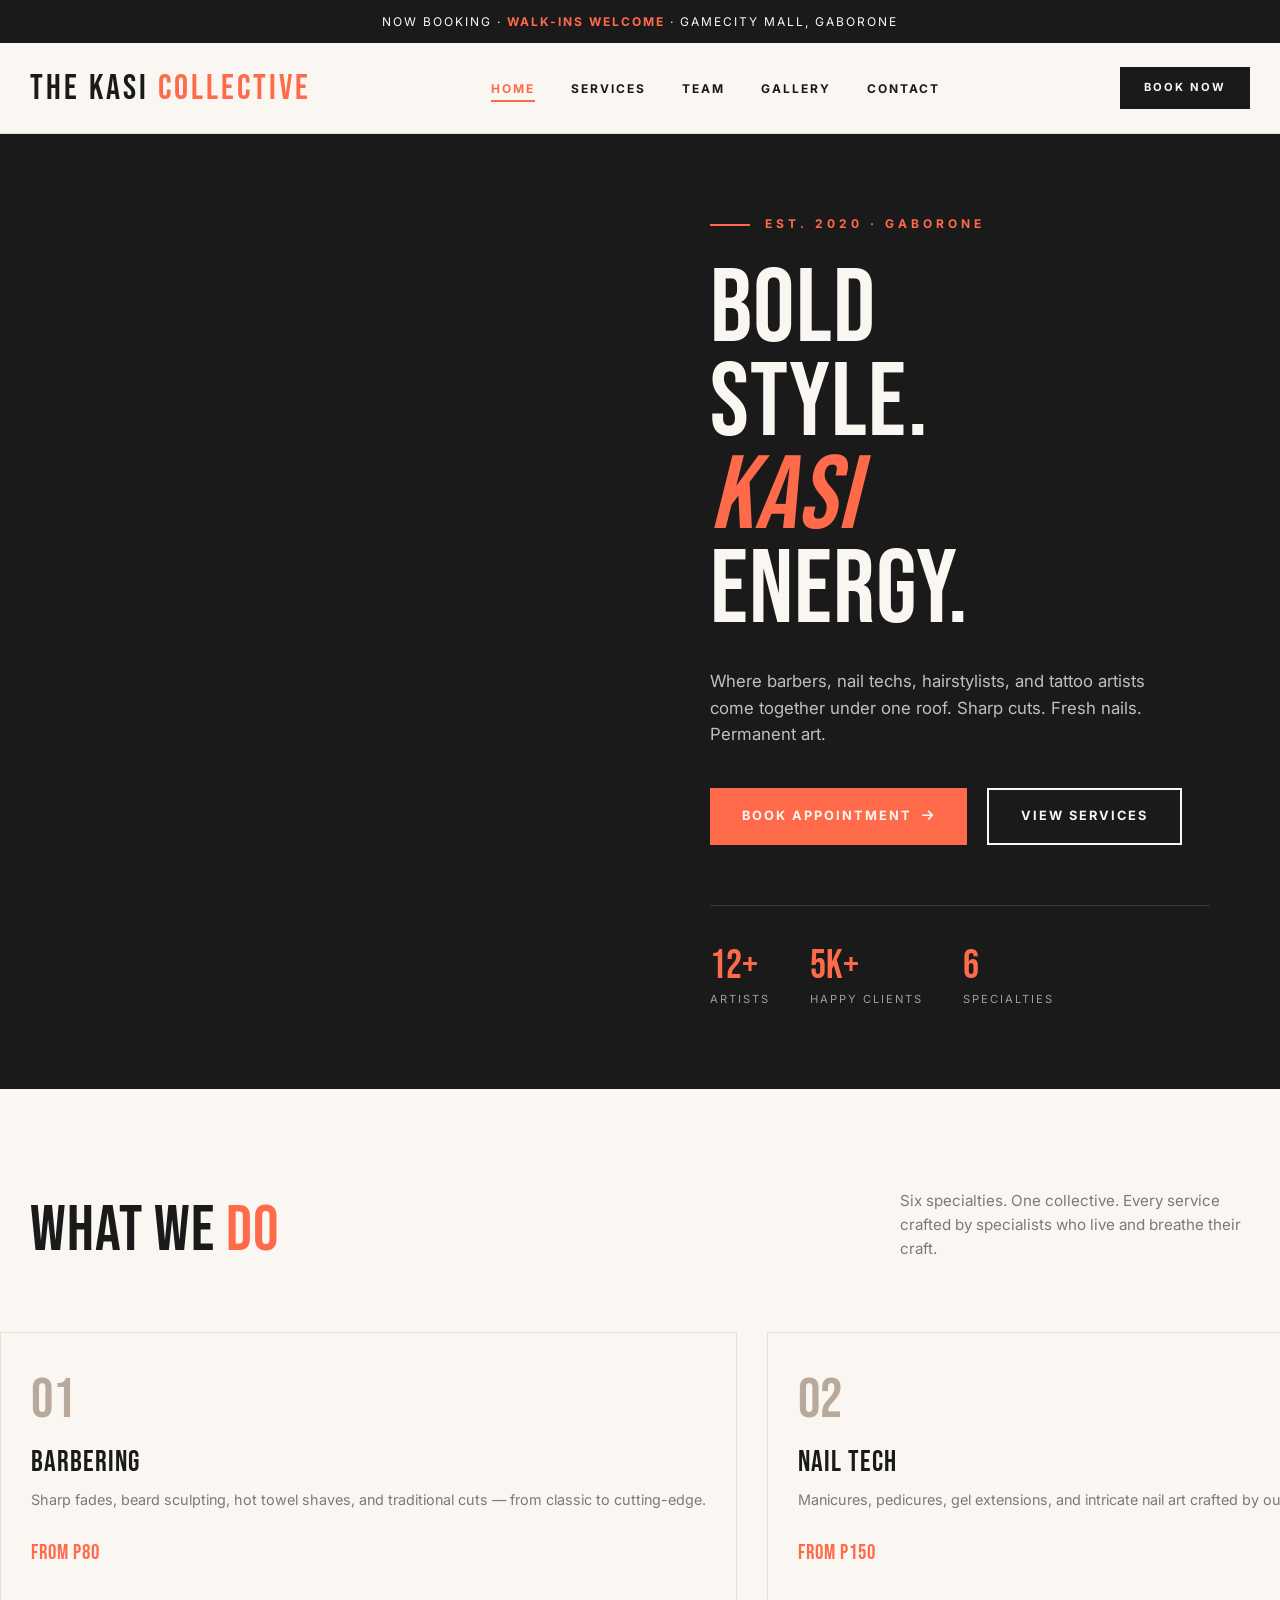
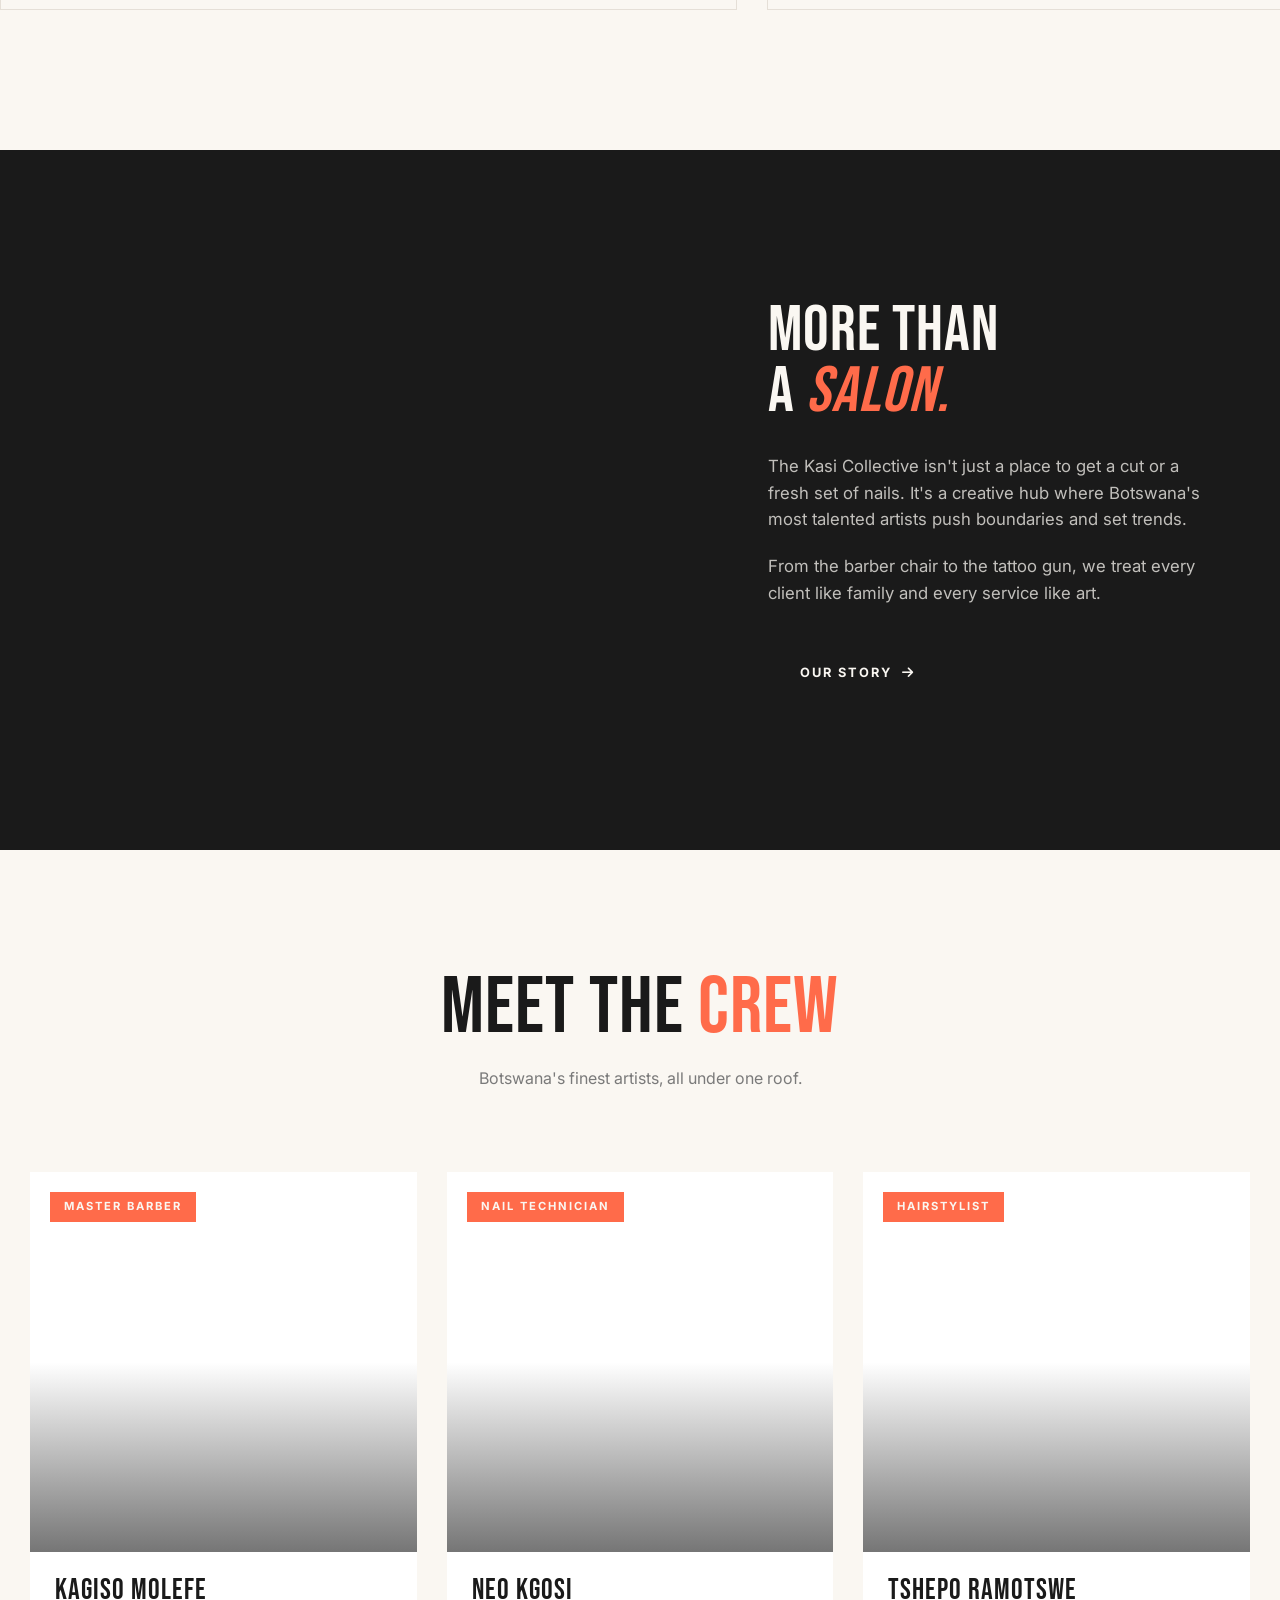
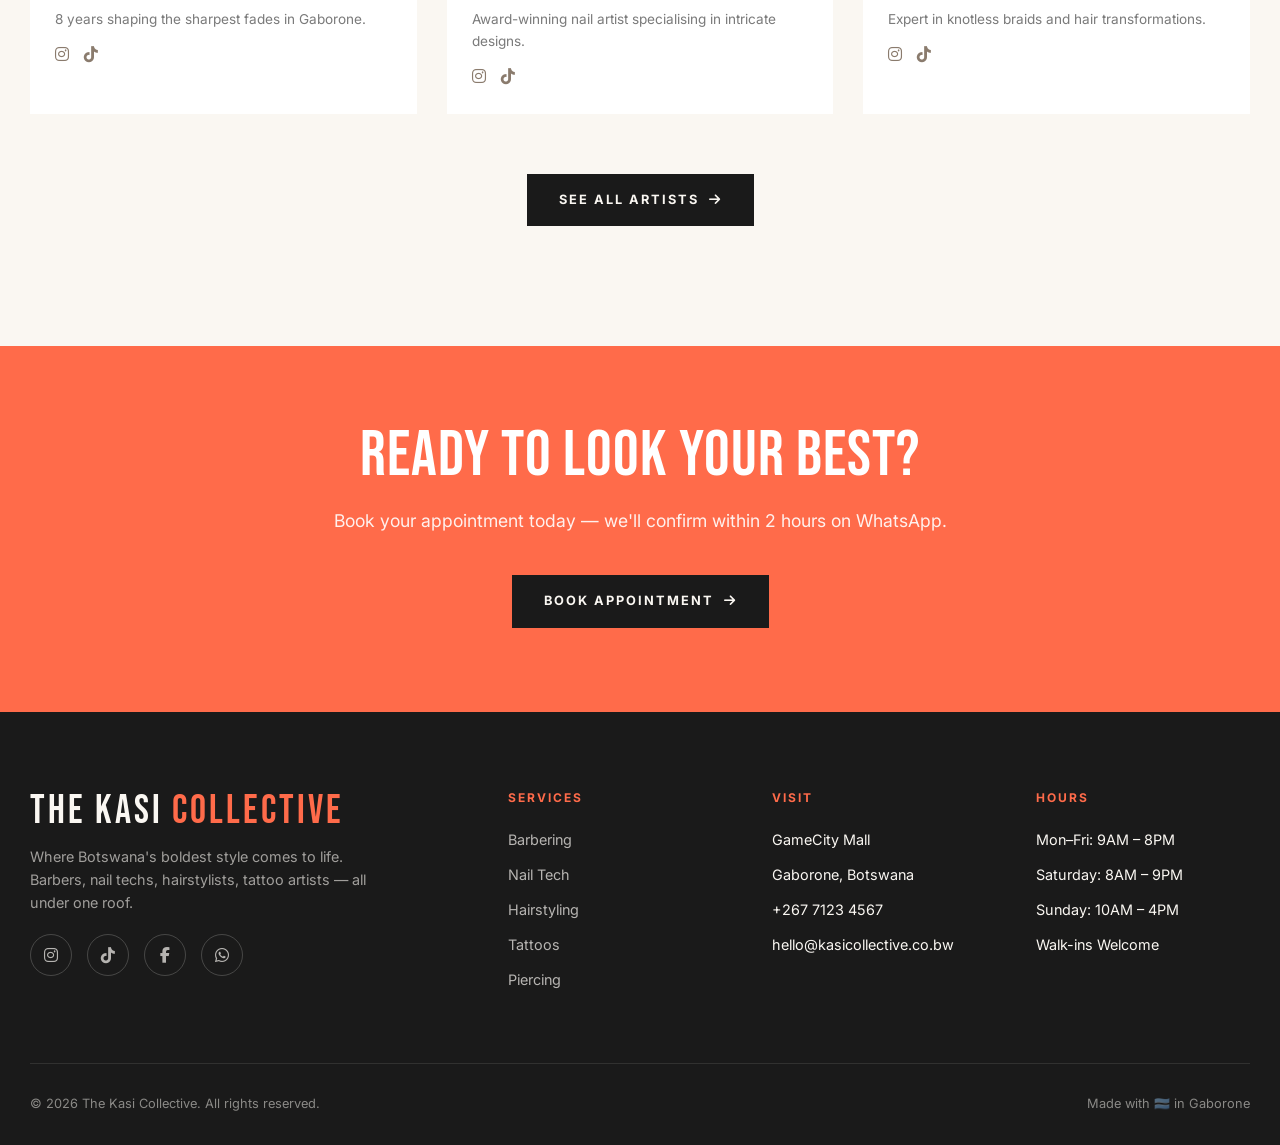
<file: index.html>
<!DOCTYPE html>
<html lang="en">
<head>
    <meta charset="UTF-8">
    <meta name="viewport" content="width=device-width, initial-scale=1.0">
    <title>The Kasi Collective | Salon · Barbershop · Tattoos</title>
    <link rel="stylesheet" href="https://cdnjs.cloudflare.com/ajax/libs/font-awesome/6.4.0/css/all.min.css">
    <link href="https://fonts.googleapis.com/css2?family=Bebas+Neue&family=Inter:wght@300;400;500;700;900&display=swap" rel="stylesheet">
    <link rel="stylesheet" href="style.css">
</head>
<body>
    <div class="top-strip">NOW BOOKING · <span>Walk-ins Welcome</span> · GameCity Mall, Gaborone</div>

    <header>
        <div class="container nav-container">
            <a href="index.html" class="logo">THE KASI <span>COLLECTIVE</span></a>
            <nav>
                <ul>
                    <li><a href="index.html" class="active">Home</a></li>
                    <li><a href="services.html">Services</a></li>
                    <li><a href="team.html">Team</a></li>
                    <li><a href="gallery.html">Gallery</a></li>
                    <li><a href="contact.html">Contact</a></li>
                </ul>
            </nav>
            <a href="booking.html" class="nav-cta">Book Now</a>
        </div>
    </header>

    <main>
        <!-- ============================================
             SPLIT-SCREEN HERO
        ============================================ -->
        <section class="split-hero">
            <div class="split-hero-image" style="background-image: url('https://images.unsplash.com/photo-1521590832167-7bcbfaa6381f?ixlib=rb-4.0.3&auto=format&fit=crop&w=1200&q=80');"></div>
            <div class="split-hero-content">
                <div class="hero-eyebrow">Est. 2020 · Gaborone</div>
                <h1>BOLD<br>STYLE.<br><span class="accent">Kasi</span><br>ENERGY.</h1>
                <p>Where barbers, nail techs, hairstylists, and tattoo artists come together under one roof. Sharp cuts. Fresh nails. Permanent art.</p>
                <div class="hero-actions">
                    <a href="booking.html" class="btn">Book Appointment <i class="fas fa-arrow-right"></i></a>
                    <a href="services.html" class="btn btn-outline" style="color: var(--off-white); border-color: var(--off-white);">View Services</a>
                </div>
                <div class="hero-stats">
                    <div>
                        <div class="hero-stat-num">12+</div>
                        <div class="hero-stat-label">Artists</div>
                    </div>
                    <div>
                        <div class="hero-stat-num">5K+</div>
                        <div class="hero-stat-label">Happy Clients</div>
                    </div>
                    <div>
                        <div class="hero-stat-num">6</div>
                        <div class="hero-stat-label">Specialties</div>
                    </div>
                </div>
            </div>
        </section>

        <!-- ============================================
             HORIZONTAL SERVICES STRIP
        ============================================ -->
        <section class="services-strip">
            <div class="strip-header">
                <h2>WHAT WE <span class="accent">DO</span></h2>
                <p>Six specialties. One collective. Every service crafted by specialists who live and breathe their craft.</p>
            </div>
            <div class="services-scroll" id="services-scroll"></div>
        </section>

        <!-- ============================================
             EDITORIAL SPLIT
        ============================================ -->
        <section class="editorial-split">
            <div class="editorial-img" style="background-image: url('https://images.unsplash.com/photo-1585747860715-2ba37e788b70?ixlib=rb-4.0.3&auto=format&fit=crop&w=1200&q=80');"></div>
            <div class="editorial-content">
                <h2>More Than<br>A <span class="accent">Salon.</span></h2>
                <p>The Kasi Collective isn't just a place to get a cut or a fresh set of nails. It's a creative hub where Botswana's most talented artists push boundaries and set trends.</p>
                <p>From the barber chair to the tattoo gun, we treat every client like family and every service like art.</p>
                <a href="about.html" class="btn btn-dark" style="margin-top: 20px;">Our Story <i class="fas fa-arrow-right"></i></a>
            </div>
        </section>

        <!-- ============================================
             FEATURED TEAM
        ============================================ -->
        <section class="team-section">
            <div class="container">
                <div class="team-header">
                    <h2>MEET THE <span class="accent">CREW</span></h2>
                    <p>Botswana's finest artists, all under one roof.</p>
                </div>
                <div class="team-grid" id="featured-team"></div>
                <div style="text-align: center; margin-top: 60px;">
                    <a href="team.html" class="btn btn-dark">See All Artists <i class="fas fa-arrow-right"></i></a>
                </div>
            </div>
        </section>

        <!-- ============================================
             CALL TO ACTION BANNER
        ============================================ -->
        <section style="background-color: var(--coral); padding: 80px 30px; text-align: center; color: white;">
            <div class="container">
                <h2 style="font-size: 4rem; color: white; margin-bottom: 20px;">Ready to look your best?</h2>
                <p style="font-size: 1.1rem; margin-bottom: 40px; opacity: 0.9;">Book your appointment today — we'll confirm within 2 hours on WhatsApp.</p>
                <a href="booking.html" class="btn btn-dark">Book Appointment <i class="fas fa-arrow-right"></i></a>
            </div>
        </section>
    </main>

    <footer>
        <div class="container">
            <div class="footer-top">
                <div class="footer-brand">
                    <h3>THE KASI <span>COLLECTIVE</span></h3>
                    <p>Where Botswana's boldest style comes to life. Barbers, nail techs, hairstylists, tattoo artists — all under one roof.</p>
                    <div class="footer-socials">
                        <a href="#"><i class="fab fa-instagram"></i></a>
                        <a href="#"><i class="fab fa-tiktok"></i></a>
                        <a href="#"><i class="fab fa-facebook-f"></i></a>
                        <a href="#"><i class="fab fa-whatsapp"></i></a>
                    </div>
                </div>
                <div class="footer-col">
                    <h4>Services</h4>
                    <ul>
                        <li><a href="services.html">Barbering</a></li>
                        <li><a href="services.html">Nail Tech</a></li>
                        <li><a href="services.html">Hairstyling</a></li>
                        <li><a href="services.html">Tattoos</a></li>
                        <li><a href="services.html">Piercing</a></li>
                    </ul>
                </div>
                <div class="footer-col">
                    <h4>Visit</h4>
                    <ul>
                        <li>GameCity Mall</li>
                        <li>Gaborone, Botswana</li>
                        <li>+267 7123 4567</li>
                        <li>hello@kasicollective.co.bw</li>
                    </ul>
                </div>
                <div class="footer-col">
                    <h4>Hours</h4>
                    <ul>
                        <li>Mon–Fri: 9AM – 8PM</li>
                        <li>Saturday: 8AM – 9PM</li>
                        <li>Sunday: 10AM – 4PM</li>
                        <li>Walk-ins Welcome</li>
                    </ul>
                </div>
            </div>
            <div class="footer-bottom">
                <span>&copy; 2026 The Kasi Collective. All rights reserved.</span>
                <span>Made with 🇧🇼 in Gaborone</span>
            </div>
        </div>
    </footer>

    <script src="main.js"></script>
</body>
</html>
</file>
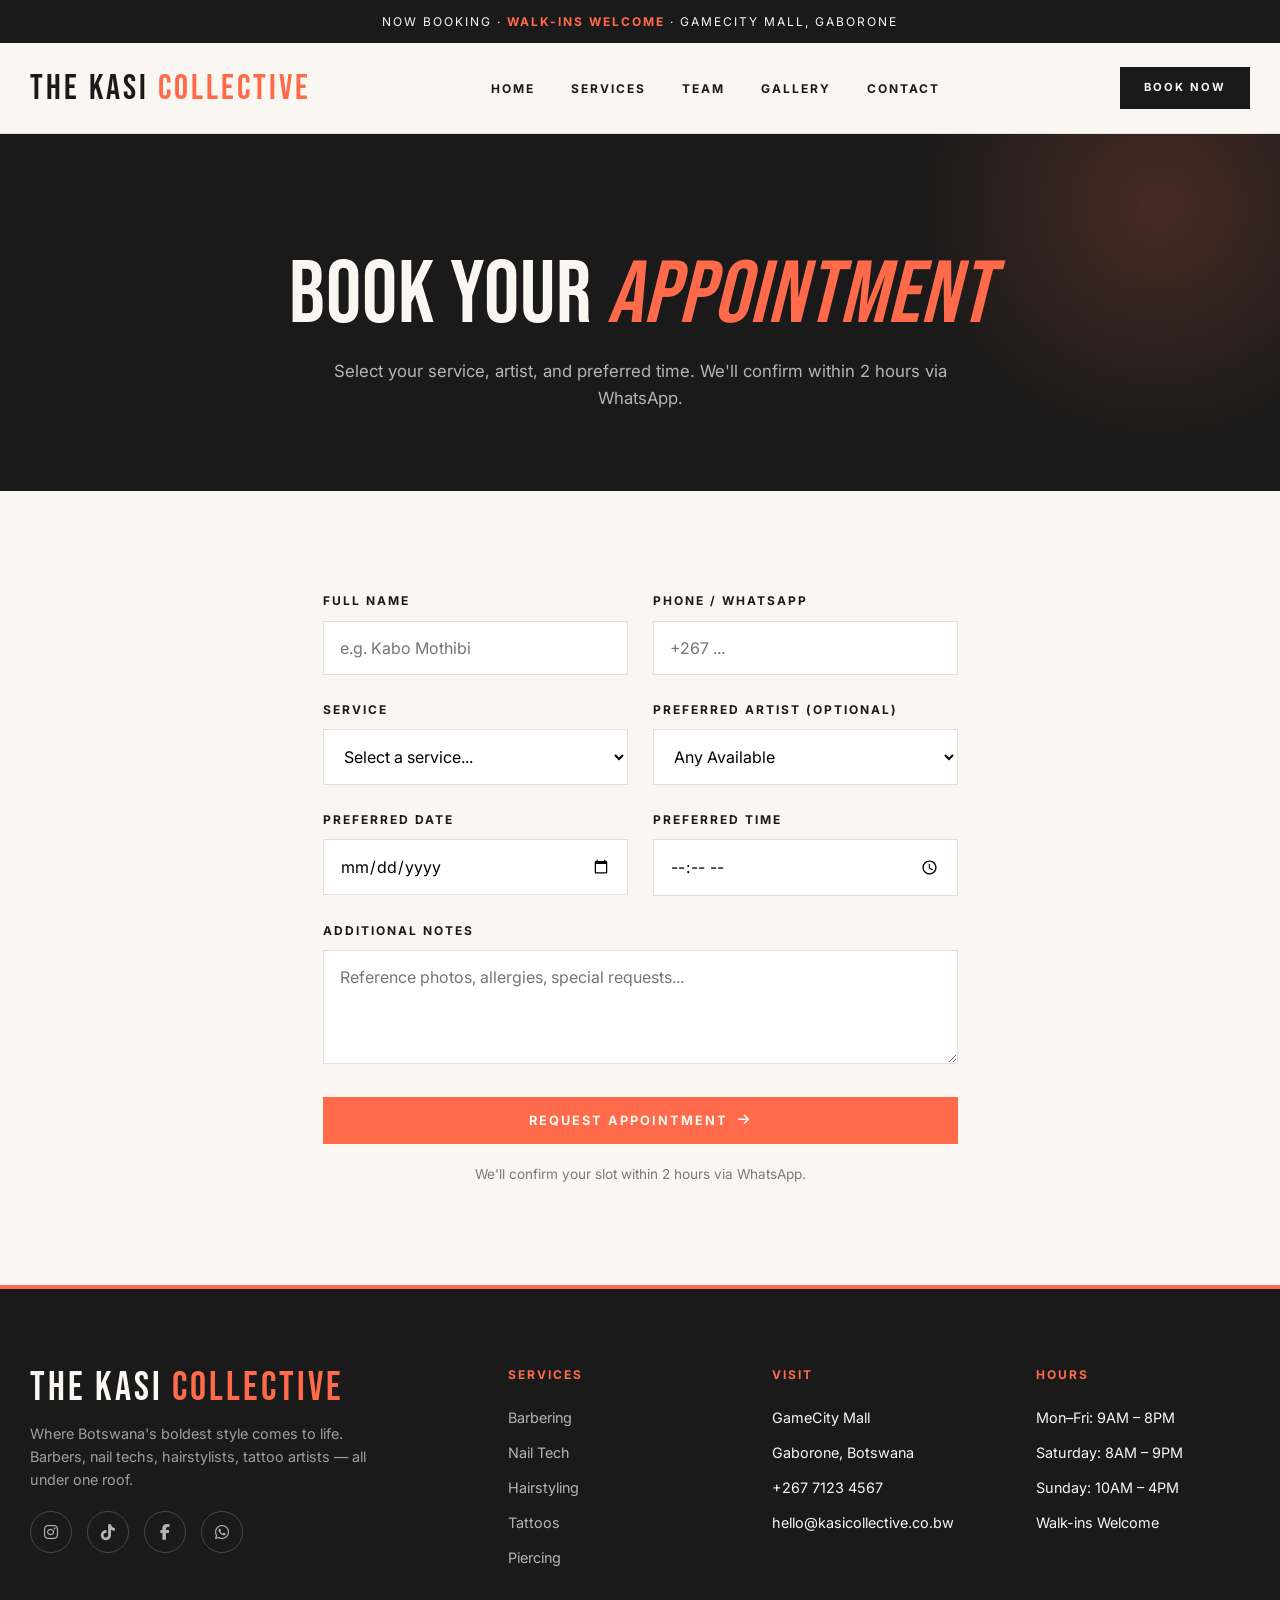
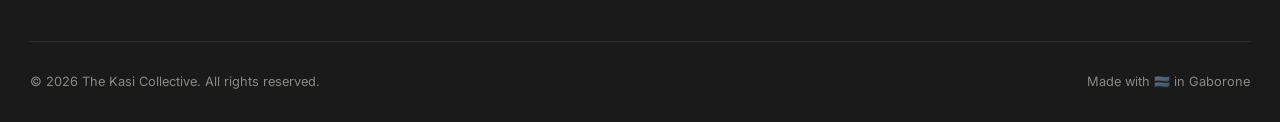
<file: booking.html>
<!DOCTYPE html>
<html lang="en">
<head>
    <meta charset="UTF-8">
    <meta name="viewport" content="width=device-width, initial-scale=1.0">
    <title>Book Appointment | The Kasi Collective</title>
    <link rel="stylesheet" href="https://cdnjs.cloudflare.com/ajax/libs/font-awesome/6.4.0/css/all.min.css">
    <link href="https://fonts.googleapis.com/css2?family=Bebas+Neue&family=Inter:wght@300;400;500;700;900&display=swap" rel="stylesheet">
    <link rel="stylesheet" href="style.css">
</head>
<body>
    <div class="top-strip">NOW BOOKING · <span>Walk-ins Welcome</span> · GameCity Mall, Gaborone</div>
    <header>
        <div class="container nav-container">
            <a href="index.html" class="logo">THE KASI <span>COLLECTIVE</span></a>
            <nav>
                <ul>
                    <li><a href="index.html">Home</a></li>
                    <li><a href="services.html">Services</a></li>
                    <li><a href="team.html">Team</a></li>
                    <li><a href="gallery.html">Gallery</a></li>
                    <li><a href="contact.html">Contact</a></li>
                </ul>
            </nav>
            <a href="booking.html" class="nav-cta">Book Now</a>
        </div>
    </header>

    <section class="page-header">
        <h1>BOOK YOUR <span class="accent">APPOINTMENT</span></h1>
        <p>Select your service, artist, and preferred time. We'll confirm within 2 hours via WhatsApp.</p>
    </section>

    <main class="form-section">
        <form onsubmit="submitBooking(event)">
            <div class="form-row">
                <div class="form-group">
                    <label for="booking-name">Full Name</label>
                    <input type="text" id="booking-name" required placeholder="e.g. Kabo Mothibi">
                </div>
                <div class="form-group">
                    <label for="booking-phone">Phone / WhatsApp</label>
                    <input type="tel" id="booking-phone" required placeholder="+267 ...">
                </div>
            </div>
            <div class="form-row">
                <div class="form-group">
                    <label for="booking-service">Service</label>
                    <select id="booking-service" required>
                        <option value="">Select a service...</option>
                        <optgroup label="Barbering">
                            <option>Classic Haircut — P80</option>
                            <option>Skin Fade — P120</option>
                            <option>Beard Trim & Shape — P60</option>
                            <option>Hot Towel Shave — P100</option>
                        </optgroup>
                        <optgroup label="Nail Tech">
                            <option>Classic Manicure — P150</option>
                            <option>Gel Manicure — P220</option>
                            <option>Acrylic Extensions — P350</option>
                            <option>Luxury Pedicure — P280</option>
                        </optgroup>
                        <optgroup label="Hairstyling">
                            <option>Box Braids — P350</option>
                            <option>Knotless Braids — P500</option>
                            <option>Silk Press — P250</option>
                            <option>Sew-In Weave — P450</option>
                            <option>Hair Colour — P600</option>
                        </optgroup>
                        <optgroup label="Tattoos">
                            <option>Small Tattoo — P400</option>
                            <option>Medium Tattoo — P800</option>
                            <option>Large Tattoo — P1000</option>
                            <option>Cover-Up — P900</option>
                        </optgroup>
                        <optgroup label="Piercing & Makeup">
                            <option>Ear Piercing — P120</option>
                            <option>Nose Piercing — P180</option>
                            <option>Everyday Makeup — P350</option>
                            <option>Bridal Makeup — P900</option>
                        </optgroup>
                    </select>
                </div>
                <div class="form-group">
                    <label for="booking-artist">Preferred Artist (Optional)</label>
                    <select id="booking-artist">
                        <option>Any Available</option>
                        <option>Kagiso Molefe — Master Barber</option>
                        <option>Neo Kgosi — Nail Tech</option>
                        <option>Tshepo Ramotswe — Hairstylist</option>
                        <option>Amantle Sekgoma — Tattoo Artist</option>
                        <option>Lesego Bogatsu — Makeup Artist</option>
                        <option>Boitumelo Phiri — Piercing</option>
                    </select>
                </div>
            </div>
            <div class="form-row">
                <div class="form-group">
                    <label for="booking-date">Preferred Date</label>
                    <input type="date" id="booking-date" required>
                </div>
                <div class="form-group">
                    <label for="booking-time">Preferred Time</label>
                    <input type="time" id="booking-time" required>
                </div>
            </div>
            <div class="form-group">
                <label for="booking-notes">Additional Notes</label>
                <textarea id="booking-notes" rows="4" placeholder="Reference photos, allergies, special requests..."></textarea>
            </div>
            <button type="submit" class="btn" style="width: 100%; justify-content: center;">Request Appointment <i class="fas fa-arrow-right"></i></button>
            <p style="text-align: center; margin-top: 20px; color: var(--text-light); font-size: 0.85rem;">We'll confirm your slot within 2 hours via WhatsApp.</p>
        </form>
    </main>

    <footer>
        <div class="container">
            <div class="footer-top">
                <div class="footer-brand">
                    <h3>THE KASI <span>COLLECTIVE</span></h3>
                    <p>Where Botswana's boldest style comes to life. Barbers, nail techs, hairstylists, tattoo artists — all under one roof.</p>
                    <div class="footer-socials">
                        <a href="#"><i class="fab fa-instagram"></i></a>
                        <a href="#"><i class="fab fa-tiktok"></i></a>
                        <a href="#"><i class="fab fa-facebook-f"></i></a>
                        <a href="#"><i class="fab fa-whatsapp"></i></a>
                    </div>
                </div>
                <div class="footer-col">
                    <h4>Services</h4>
                    <ul>
                        <li><a href="services.html">Barbering</a></li>
                        <li><a href="services.html">Nail Tech</a></li>
                        <li><a href="services.html">Hairstyling</a></li>
                        <li><a href="services.html">Tattoos</a></li>
                        <li><a href="services.html">Piercing</a></li>
                    </ul>
                </div>
                <div class="footer-col">
                    <h4>Visit</h4>
                    <ul>
                        <li>GameCity Mall</li>
                        <li>Gaborone, Botswana</li>
                        <li>+267 7123 4567</li>
                        <li>hello@kasicollective.co.bw</li>
                    </ul>
                </div>
                <div class="footer-col">
                    <h4>Hours</h4>
                    <ul>
                        <li>Mon–Fri: 9AM – 8PM</li>
                        <li>Saturday: 8AM – 9PM</li>
                        <li>Sunday: 10AM – 4PM</li>
                        <li>Walk-ins Welcome</li>
                    </ul>
                </div>
            </div>
            <div class="footer-bottom">
                <span>&copy; 2026 The Kasi Collective. All rights reserved.</span>
                <span>Made with 🇧🇼 in Gaborone</span>
            </div>
        </div>
    </footer>

    <script src="main.js"></script>
</body>
</html>
</file>
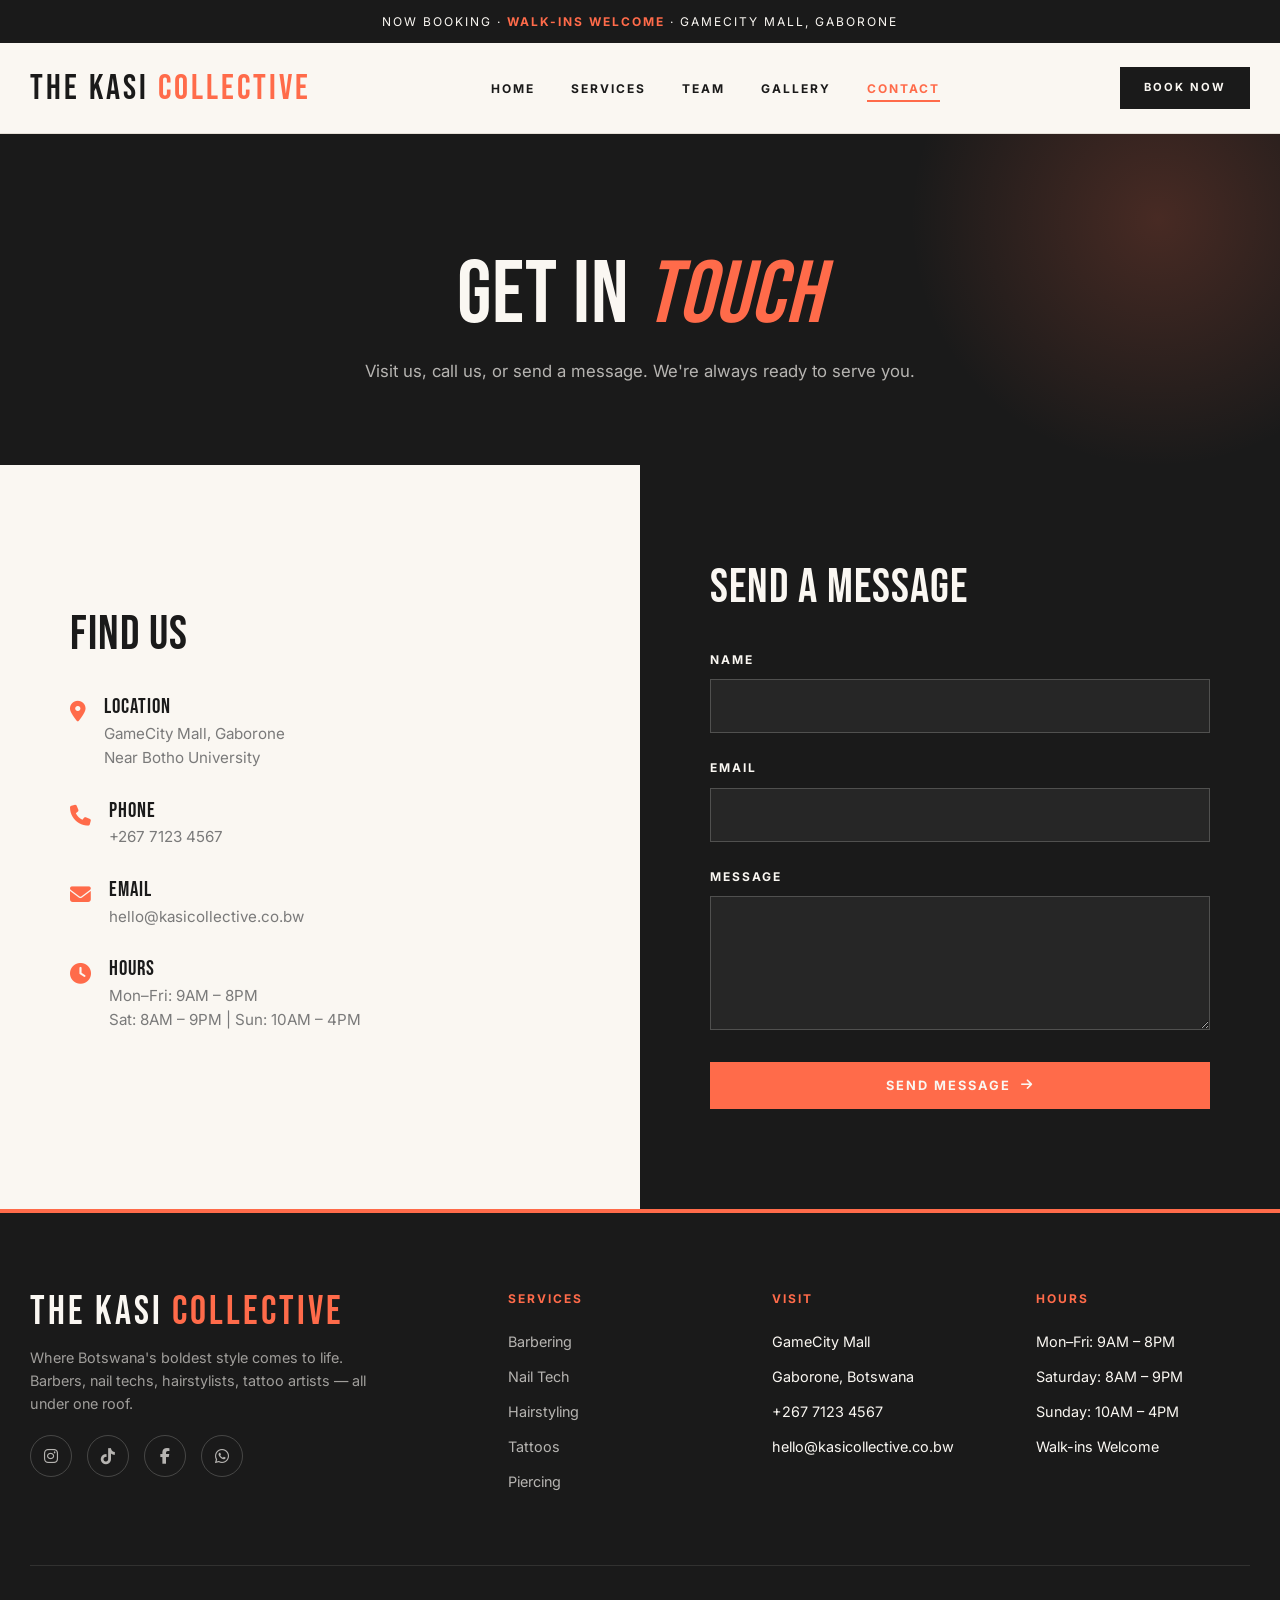
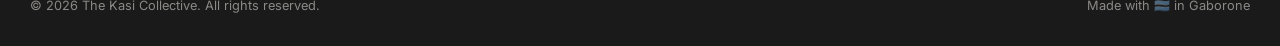
<file: contact.html>
<!DOCTYPE html>
<html lang="en">
<head>
    <meta charset="UTF-8">
    <meta name="viewport" content="width=device-width, initial-scale=1.0">
    <title>Contact | The Kasi Collective</title>
    <link rel="stylesheet" href="https://cdnjs.cloudflare.com/ajax/libs/font-awesome/6.4.0/css/all.min.css">
    <link href="https://fonts.googleapis.com/css2?family=Bebas+Neue&family=Inter:wght@300;400;500;700;900&display=swap" rel="stylesheet">
    <link rel="stylesheet" href="style.css">
</head>
<body>
    <div class="top-strip">NOW BOOKING · <span>Walk-ins Welcome</span> · GameCity Mall, Gaborone</div>
    <header>
        <div class="container nav-container">
            <a href="index.html" class="logo">THE KASI <span>COLLECTIVE</span></a>
            <nav>
                <ul>
                    <li><a href="index.html">Home</a></li>
                    <li><a href="services.html">Services</a></li>
                    <li><a href="team.html">Team</a></li>
                    <li><a href="gallery.html">Gallery</a></li>
                    <li><a href="contact.html" class="active">Contact</a></li>
                </ul>
            </nav>
            <a href="booking.html" class="nav-cta">Book Now</a>
        </div>
    </header>

    <section class="page-header">
        <h1>GET IN <span class="accent">TOUCH</span></h1>
        <p>Visit us, call us, or send a message. We're always ready to serve you.</p>
    </section>

    <main class="contact-split">
        <div class="contact-info-panel">
            <h2 style="font-size: 3rem; margin-bottom: 40px;">FIND US</h2>
            <div class="contact-detail-item">
                <i class="fas fa-map-marker-alt"></i>
                <div>
                    <h4>Location</h4>
                    <p>GameCity Mall, Gaborone<br>Near Botho University</p>
                </div>
            </div>
            <div class="contact-detail-item">
                <i class="fas fa-phone"></i>
                <div>
                    <h4>Phone</h4>
                    <p>+267 7123 4567</p>
                </div>
            </div>
            <div class="contact-detail-item">
                <i class="fas fa-envelope"></i>
                <div>
                    <h4>Email</h4>
                    <p>hello@kasicollective.co.bw</p>
                </div>
            </div>
            <div class="contact-detail-item">
                <i class="fas fa-clock"></i>
                <div>
                    <h4>Hours</h4>
                    <p>Mon–Fri: 9AM – 8PM<br>Sat: 8AM – 9PM | Sun: 10AM – 4PM</p>
                </div>
            </div>
        </div>

        <div class="contact-form-panel">
            <h2 style="font-size: 3rem; color: var(--off-white); margin-bottom: 40px;">SEND A MESSAGE</h2>
            <form onsubmit="submitContact(event)">
                <div class="form-group">
                    <label for="contact-name">Name</label>
                    <input type="text" id="contact-name" required>
                </div>
                <div class="form-group">
                    <label for="contact-email">Email</label>
                    <input type="email" id="contact-email" required>
                </div>
                <div class="form-group">
                    <label for="contact-message">Message</label>
                    <textarea id="contact-message" rows="5" required></textarea>
                </div>
                <button type="submit" class="btn" style="width: 100%; justify-content: center;">Send Message <i class="fas fa-arrow-right"></i></button>
            </form>
        </div>
    </main>

    <footer>
        <div class="container">
            <div class="footer-top">
                <div class="footer-brand">
                    <h3>THE KASI <span>COLLECTIVE</span></h3>
                    <p>Where Botswana's boldest style comes to life. Barbers, nail techs, hairstylists, tattoo artists — all under one roof.</p>
                    <div class="footer-socials">
                        <a href="#"><i class="fab fa-instagram"></i></a>
                        <a href="#"><i class="fab fa-tiktok"></i></a>
                        <a href="#"><i class="fab fa-facebook-f"></i></a>
                        <a href="#"><i class="fab fa-whatsapp"></i></a>
                    </div>
                </div>
                <div class="footer-col">
                    <h4>Services</h4>
                    <ul>
                        <li><a href="services.html">Barbering</a></li>
                        <li><a href="services.html">Nail Tech</a></li>
                        <li><a href="services.html">Hairstyling</a></li>
                        <li><a href="services.html">Tattoos</a></li>
                        <li><a href="services.html">Piercing</a></li>
                    </ul>
                </div>
                <div class="footer-col">
                    <h4>Visit</h4>
                    <ul>
                        <li>GameCity Mall</li>
                        <li>Gaborone, Botswana</li>
                        <li>+267 7123 4567</li>
                        <li>hello@kasicollective.co.bw</li>
                    </ul>
                </div>
                <div class="footer-col">
                    <h4>Hours</h4>
                    <ul>
                        <li>Mon–Fri: 9AM – 8PM</li>
                        <li>Saturday: 8AM – 9PM</li>
                        <li>Sunday: 10AM – 4PM</li>
                        <li>Walk-ins Welcome</li>
                    </ul>
                </div>
            </div>
            <div class="footer-bottom">
                <span>&copy; 2026 The Kasi Collective. All rights reserved.</span>
                <span>Made with 🇧🇼 in Gaborone</span>
            </div>
        </div>
    </footer>

    <script src="main.js"></script>
</body>
</html>
</file>
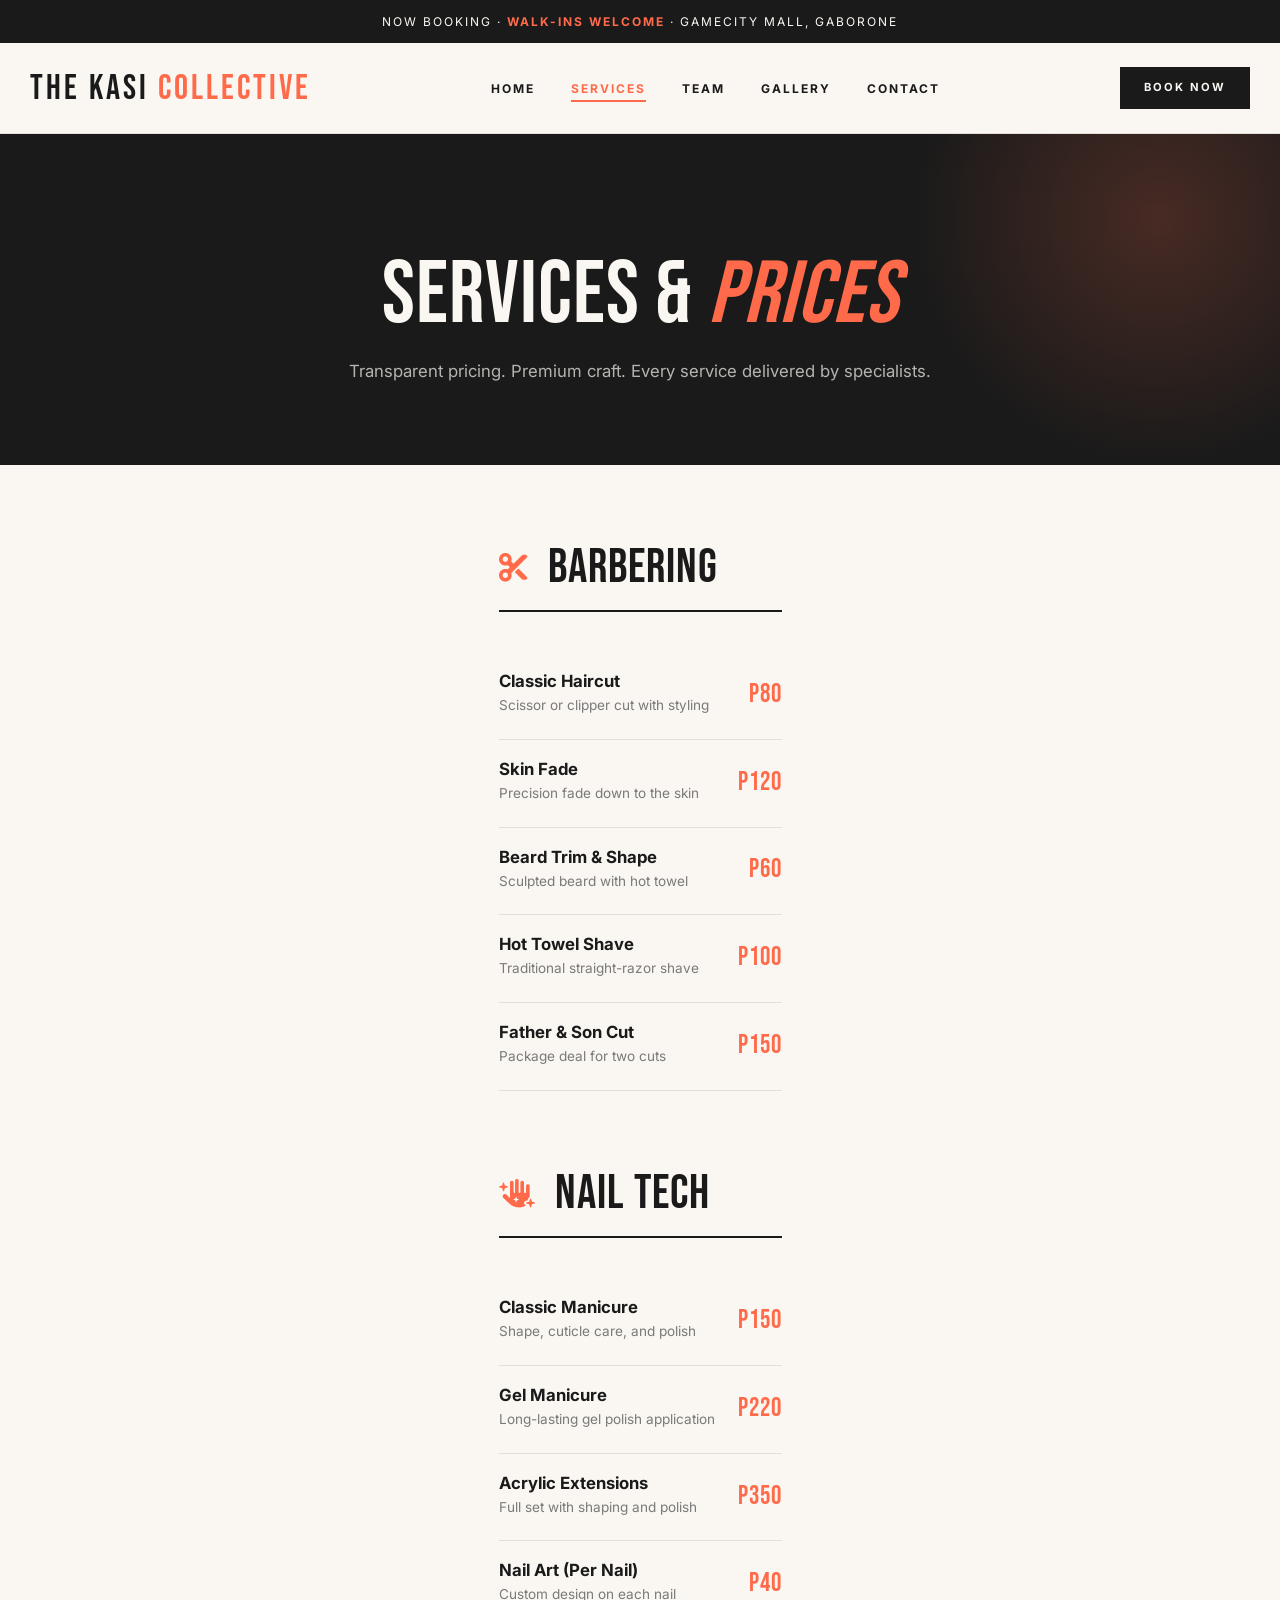
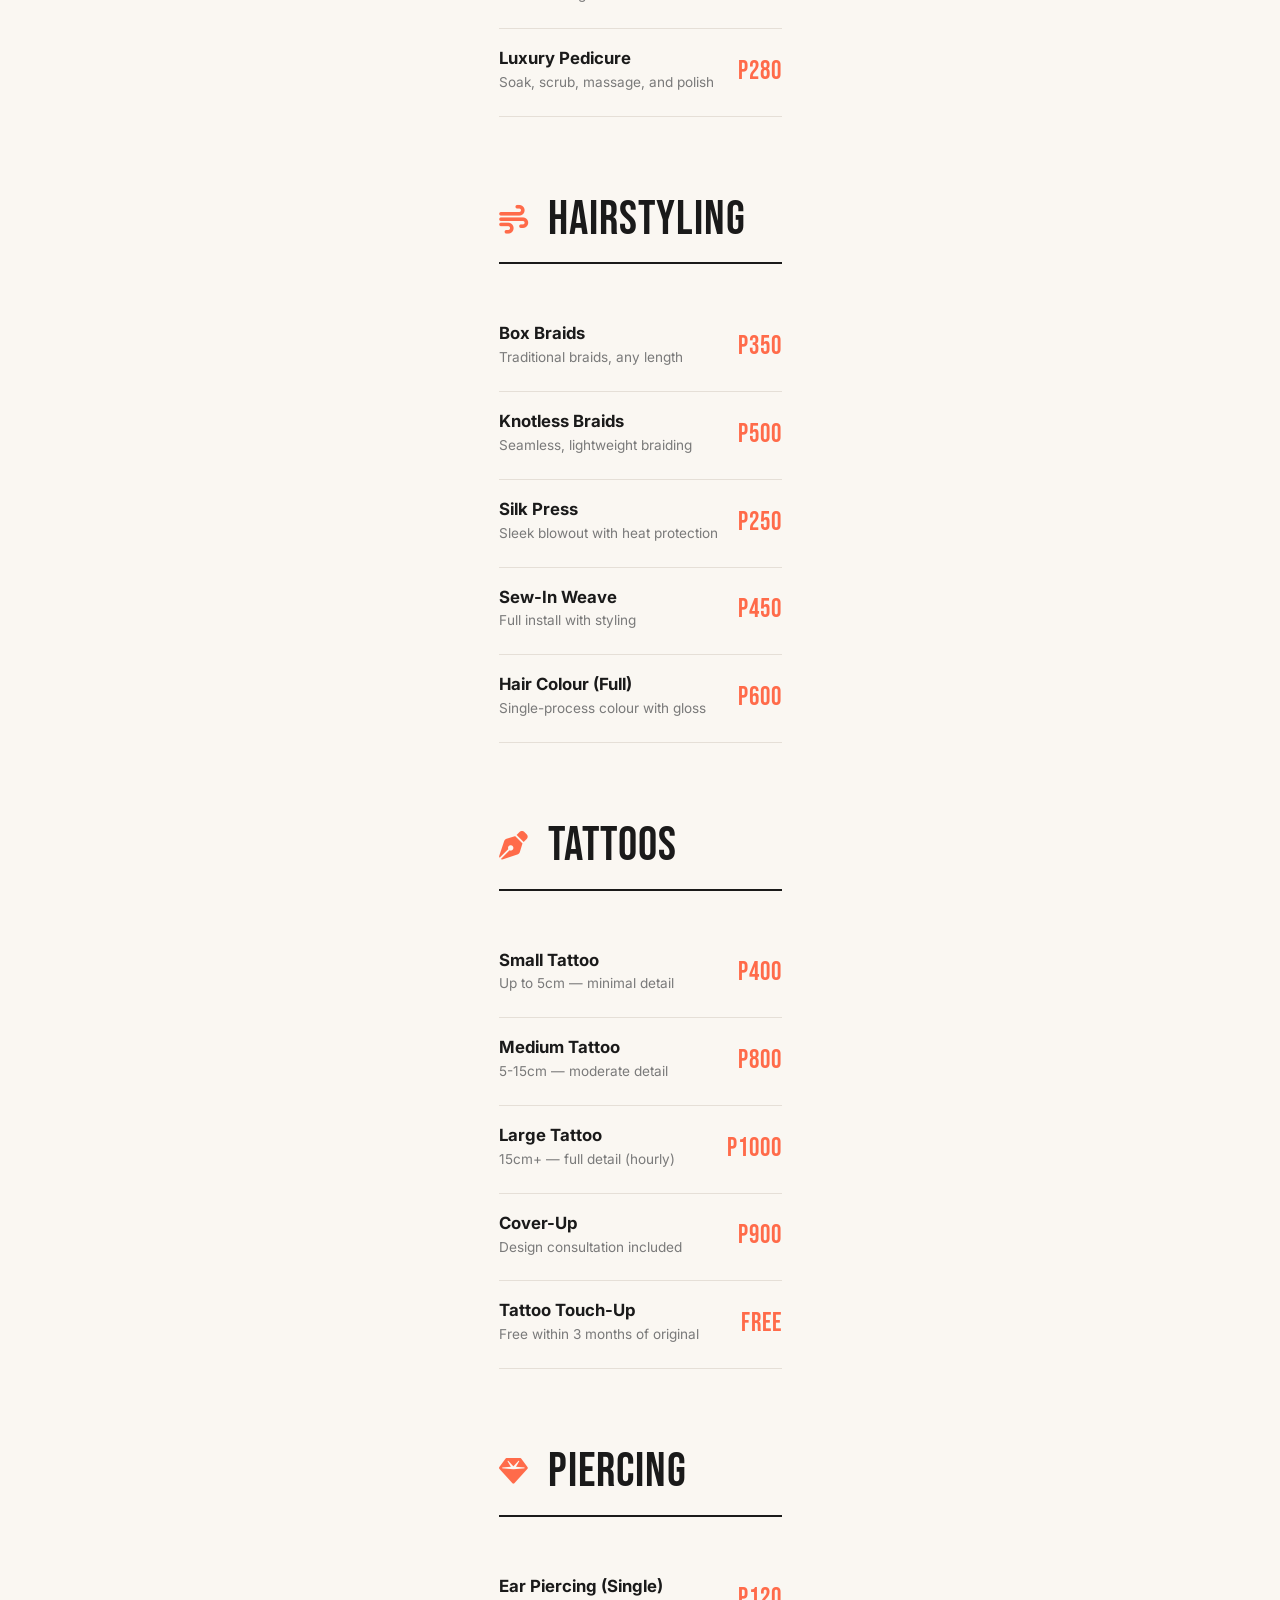
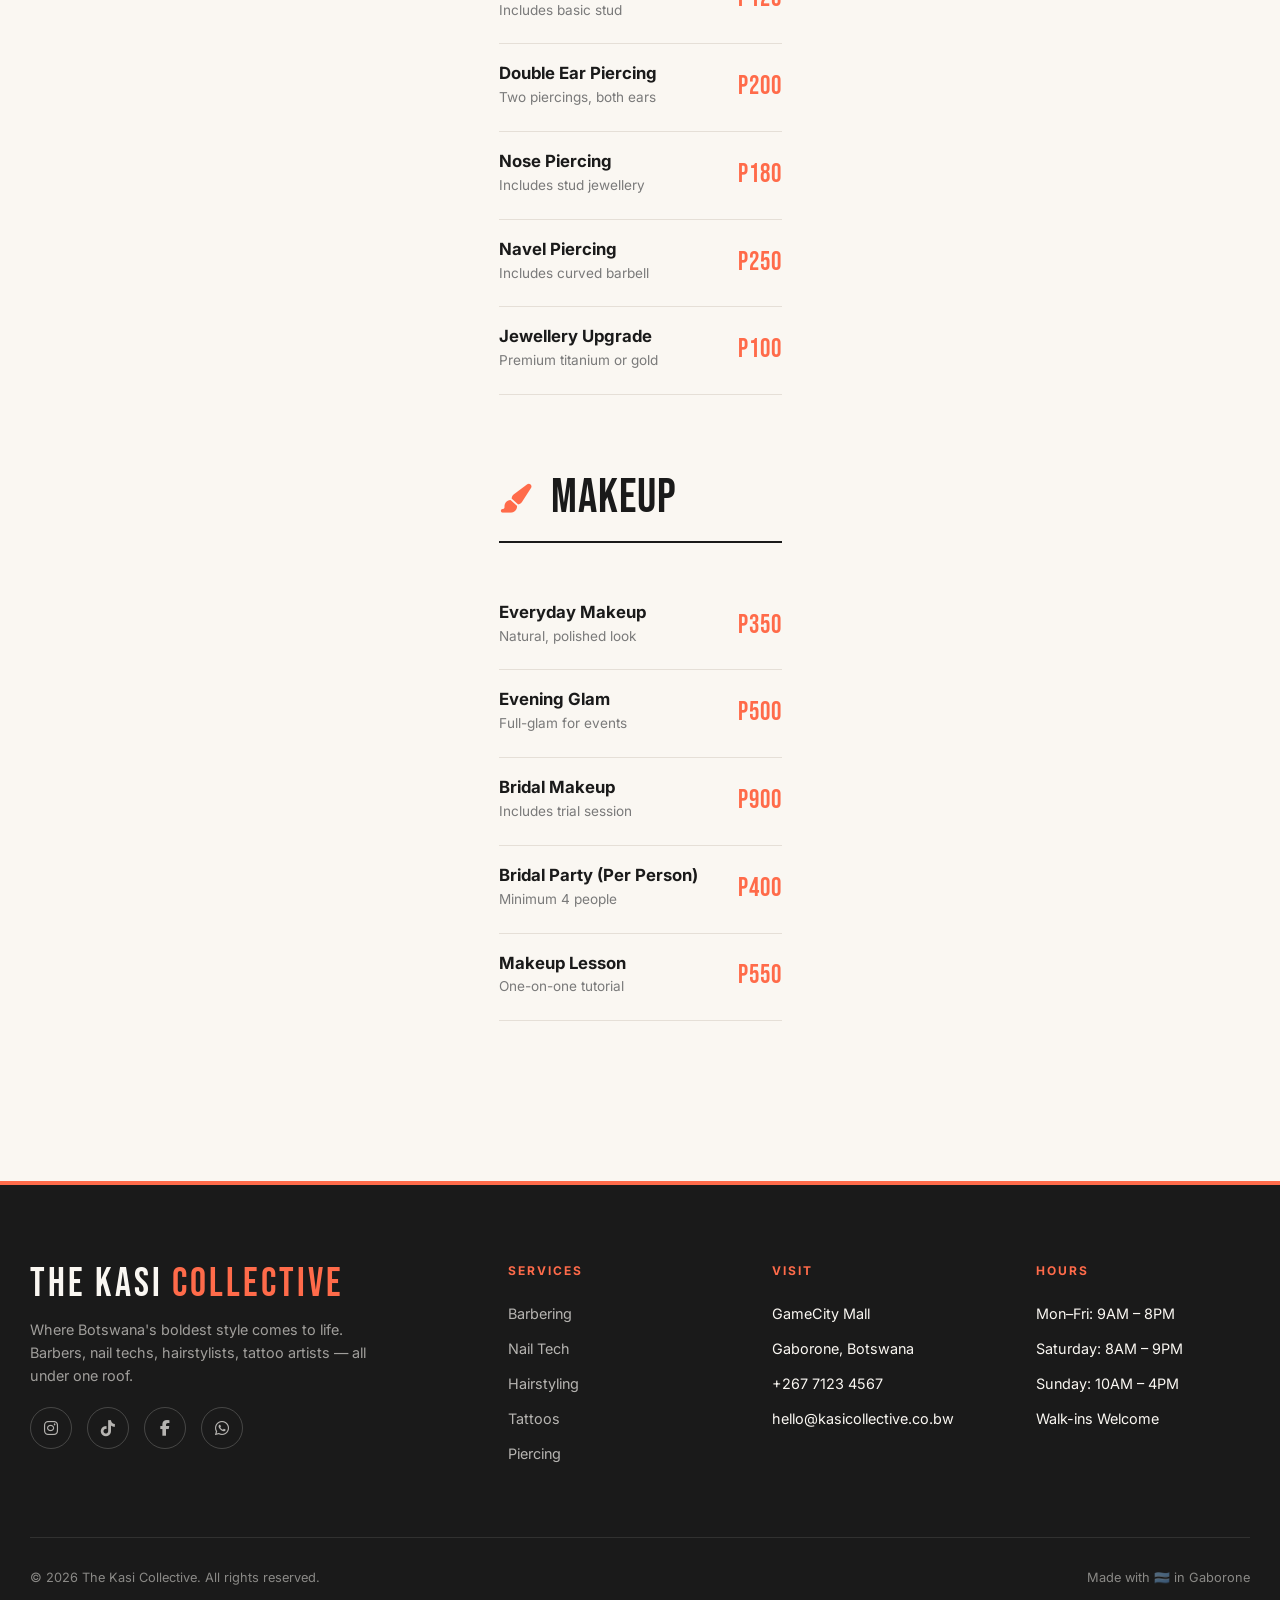
<file: services.html>
<!DOCTYPE html>
<html lang="en">
<head>
    <meta charset="UTF-8">
    <meta name="viewport" content="width=device-width, initial-scale=1.0">
    <title>Services & Pricing | The Kasi Collective</title>
    <link rel="stylesheet" href="https://cdnjs.cloudflare.com/ajax/libs/font-awesome/6.4.0/css/all.min.css">
    <link href="https://fonts.googleapis.com/css2?family=Bebas+Neue&family=Inter:wght@300;400;500;700;900&display=swap" rel="stylesheet">
    <link rel="stylesheet" href="style.css">
</head>
<body>
    <div class="top-strip">NOW BOOKING · <span>Walk-ins Welcome</span> · GameCity Mall, Gaborone</div>
    <header>
        <div class="container nav-container">
            <a href="index.html" class="logo">THE KASI <span>COLLECTIVE</span></a>
            <nav>
                <ul>
                    <li><a href="index.html">Home</a></li>
                    <li><a href="services.html" class="active">Services</a></li>
                    <li><a href="team.html">Team</a></li>
                    <li><a href="gallery.html">Gallery</a></li>
                    <li><a href="contact.html">Contact</a></li>
                </ul>
            </nav>
            <a href="booking.html" class="nav-cta">Book Now</a>
        </div>
    </header>

    <section class="page-header">
        <h1>SERVICES & <span class="accent">PRICES</span></h1>
        <p>Transparent pricing. Premium craft. Every service delivered by specialists.</p>
    </section>

    <main class="services-list" id="services-list"></main>

    <footer>
        <div class="container">
            <div class="footer-top">
                <div class="footer-brand">
                    <h3>THE KASI <span>COLLECTIVE</span></h3>
                    <p>Where Botswana's boldest style comes to life. Barbers, nail techs, hairstylists, tattoo artists — all under one roof.</p>
                    <div class="footer-socials">
                        <a href="#"><i class="fab fa-instagram"></i></a>
                        <a href="#"><i class="fab fa-tiktok"></i></a>
                        <a href="#"><i class="fab fa-facebook-f"></i></a>
                        <a href="#"><i class="fab fa-whatsapp"></i></a>
                    </div>
                </div>
                <div class="footer-col">
                    <h4>Services</h4>
                    <ul>
                        <li><a href="services.html">Barbering</a></li>
                        <li><a href="services.html">Nail Tech</a></li>
                        <li><a href="services.html">Hairstyling</a></li>
                        <li><a href="services.html">Tattoos</a></li>
                        <li><a href="services.html">Piercing</a></li>
                    </ul>
                </div>
                <div class="footer-col">
                    <h4>Visit</h4>
                    <ul>
                        <li>GameCity Mall</li>
                        <li>Gaborone, Botswana</li>
                        <li>+267 7123 4567</li>
                        <li>hello@kasicollective.co.bw</li>
                    </ul>
                </div>
                <div class="footer-col">
                    <h4>Hours</h4>
                    <ul>
                        <li>Mon–Fri: 9AM – 8PM</li>
                        <li>Saturday: 8AM – 9PM</li>
                        <li>Sunday: 10AM – 4PM</li>
                        <li>Walk-ins Welcome</li>
                    </ul>
                </div>
            </div>
            <div class="footer-bottom">
                <span>&copy; 2026 The Kasi Collective. All rights reserved.</span>
                <span>Made with 🇧🇼 in Gaborone</span>
            </div>
        </div>
    </footer>

    <script src="main.js"></script>
</body>
</html>
</file>
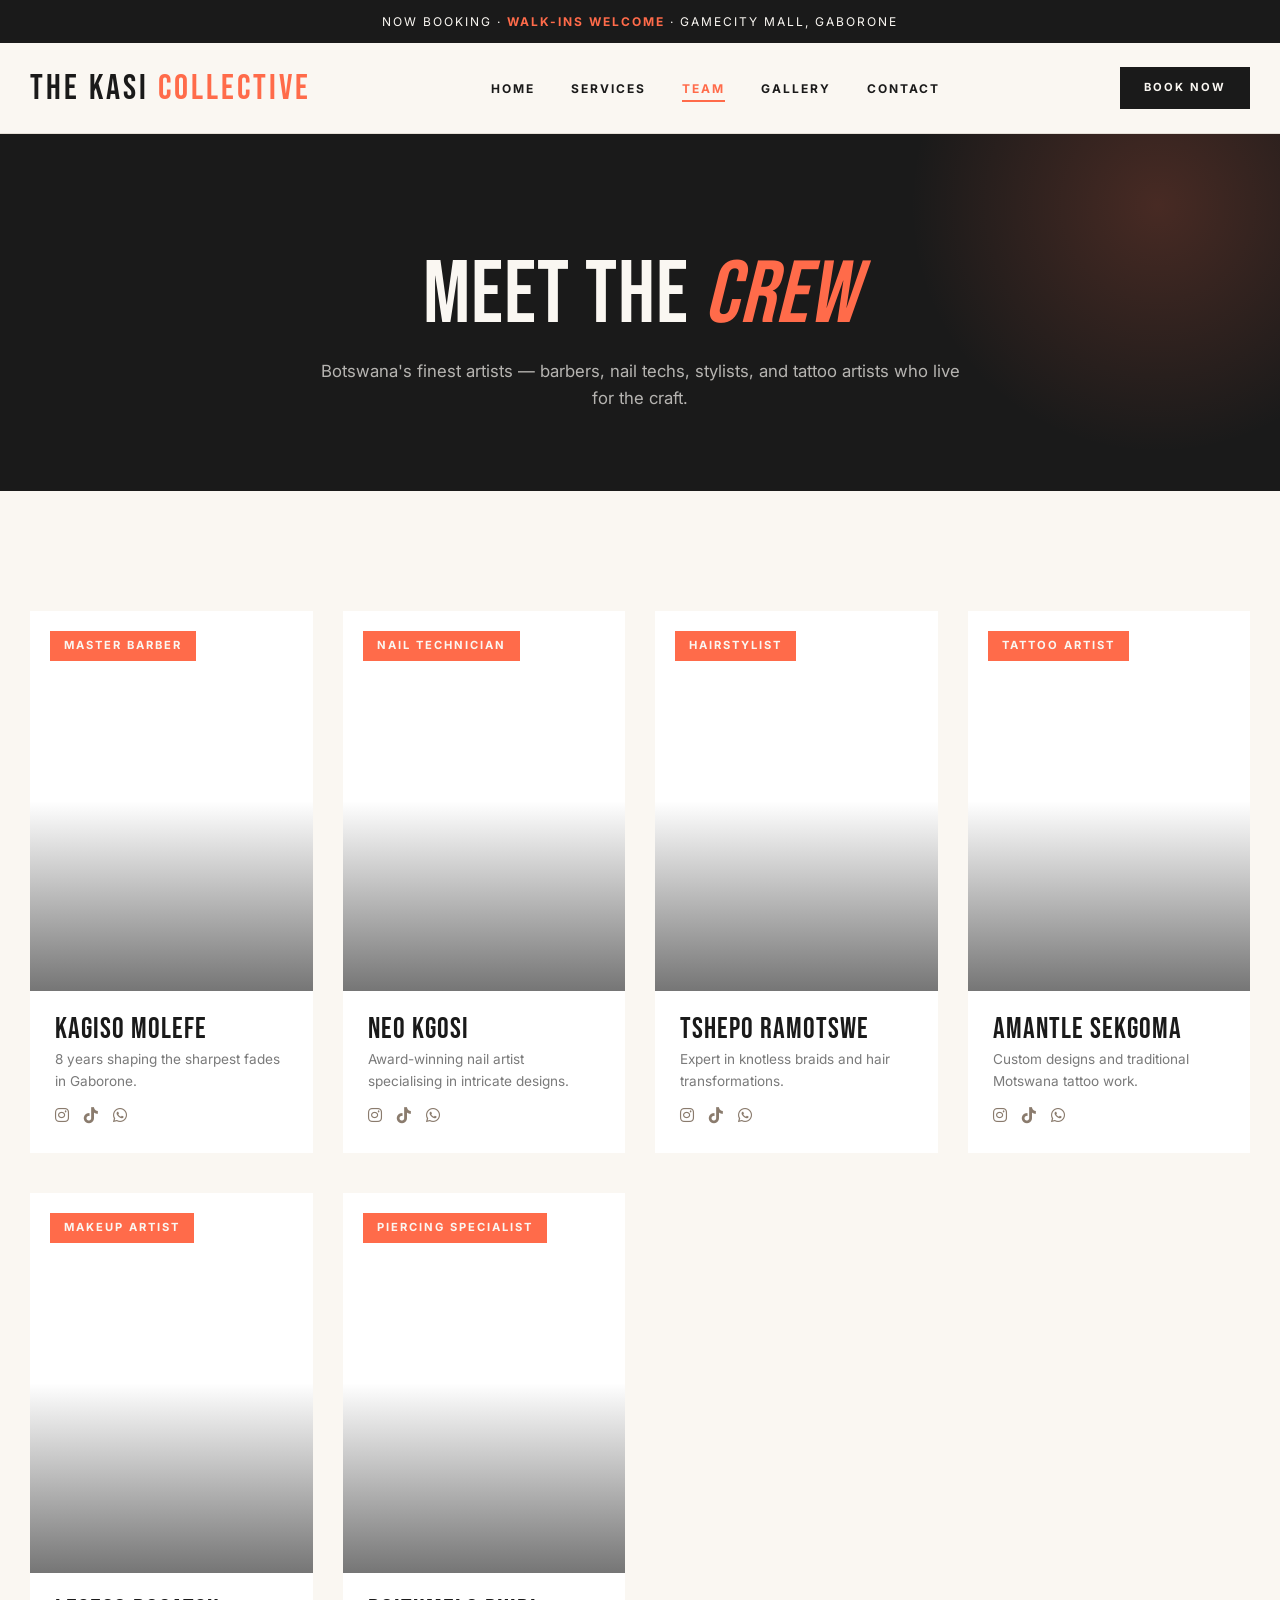
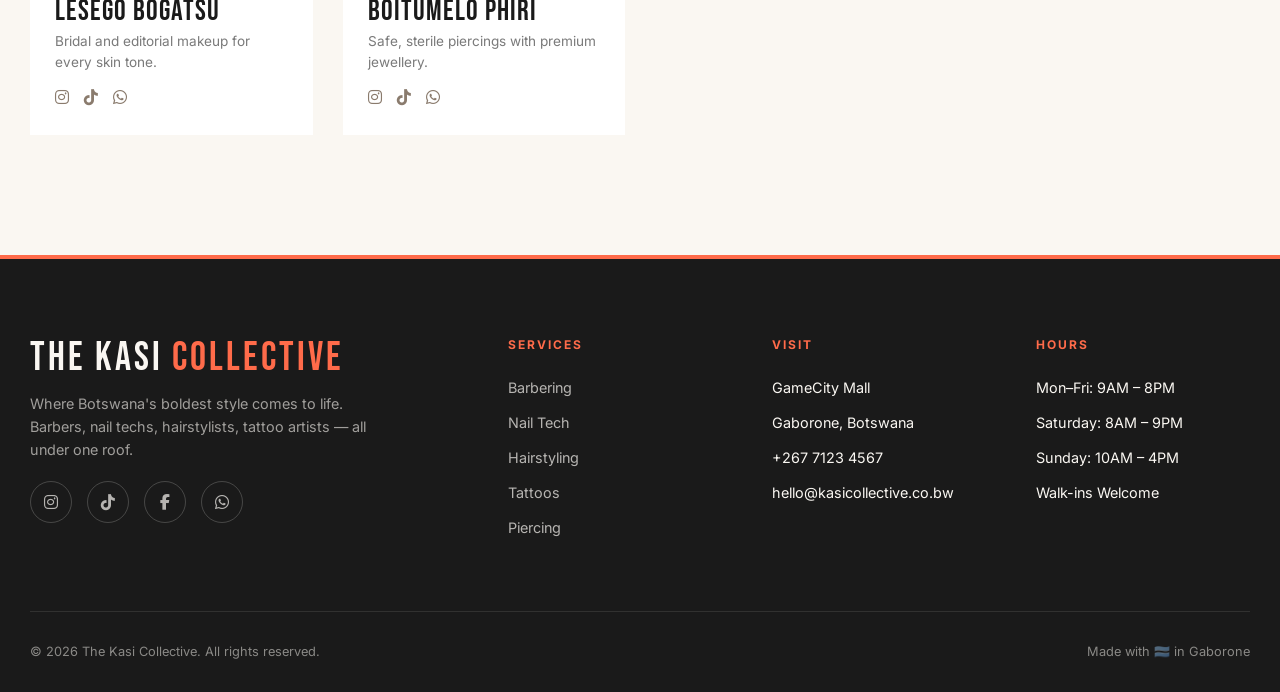
<file: team.html>
<!DOCTYPE html>
<html lang="en">
<head>
    <meta charset="UTF-8">
    <meta name="viewport" content="width=device-width, initial-scale=1.0">
    <title>Our Team | The Kasi Collective</title>
    <link rel="stylesheet" href="https://cdnjs.cloudflare.com/ajax/libs/font-awesome/6.4.0/css/all.min.css">
    <link href="https://fonts.googleapis.com/css2?family=Bebas+Neue&family=Inter:wght@300;400;500;700;900&display=swap" rel="stylesheet">
    <link rel="stylesheet" href="style.css">
</head>
<body>
    <div class="top-strip">NOW BOOKING · <span>Walk-ins Welcome</span> · GameCity Mall, Gaborone</div>
    <header>
        <div class="container nav-container">
            <a href="index.html" class="logo">THE KASI <span>COLLECTIVE</span></a>
            <nav>
                <ul>
                    <li><a href="index.html">Home</a></li>
                    <li><a href="services.html">Services</a></li>
                    <li><a href="team.html" class="active">Team</a></li>
                    <li><a href="gallery.html">Gallery</a></li>
                    <li><a href="contact.html">Contact</a></li>
                </ul>
            </nav>
            <a href="booking.html" class="nav-cta">Book Now</a>
        </div>
    </header>

    <section class="page-header">
        <h1>MEET THE <span class="accent">CREW</span></h1>
        <p>Botswana's finest artists — barbers, nail techs, stylists, and tattoo artists who live for the craft.</p>
    </section>

    <main class="team-section">
        <div class="container">
            <div class="team-grid" id="all-team"></div>
        </div>
    </main>

    <footer>
        <div class="container">
            <div class="footer-top">
                <div class="footer-brand">
                    <h3>THE KASI <span>COLLECTIVE</span></h3>
                    <p>Where Botswana's boldest style comes to life. Barbers, nail techs, hairstylists, tattoo artists — all under one roof.</p>
                    <div class="footer-socials">
                        <a href="#"><i class="fab fa-instagram"></i></a>
                        <a href="#"><i class="fab fa-tiktok"></i></a>
                        <a href="#"><i class="fab fa-facebook-f"></i></a>
                        <a href="#"><i class="fab fa-whatsapp"></i></a>
                    </div>
                </div>
                <div class="footer-col">
                    <h4>Services</h4>
                    <ul>
                        <li><a href="services.html">Barbering</a></li>
                        <li><a href="services.html">Nail Tech</a></li>
                        <li><a href="services.html">Hairstyling</a></li>
                        <li><a href="services.html">Tattoos</a></li>
                        <li><a href="services.html">Piercing</a></li>
                    </ul>
                </div>
                <div class="footer-col">
                    <h4>Visit</h4>
                    <ul>
                        <li>GameCity Mall</li>
                        <li>Gaborone, Botswana</li>
                        <li>+267 7123 4567</li>
                        <li>hello@kasicollective.co.bw</li>
                    </ul>
                </div>
                <div class="footer-col">
                    <h4>Hours</h4>
                    <ul>
                        <li>Mon–Fri: 9AM – 8PM</li>
                        <li>Saturday: 8AM – 9PM</li>
                        <li>Sunday: 10AM – 4PM</li>
                        <li>Walk-ins Welcome</li>
                    </ul>
                </div>
            </div>
            <div class="footer-bottom">
                <span>&copy; 2026 The Kasi Collective. All rights reserved.</span>
                <span>Made with 🇧🇼 in Gaborone</span>
            </div>
        </div>
    </footer>

    <script src="main.js"></script>
</body>
</html>
</file>
<file: style.css>
/* ============================================
   THE KASI COLLECTIVE — SALON THEME
   Charcoal · Warm Taupe · Electric Coral
============================================ */
:root {
    --charcoal: #1A1A1A;
    --off-white: #FAF7F2;
    --taupe: #B8A99A;
    --taupe-dark: #8A7B6D;
    --coral: #FF6B4A;
    --coral-dark: #E05436;
    --text-light: #7A7A7A;
    --border-light: #E5DFD7;
    --transition: all 0.35s cubic-bezier(0.4, 0, 0.2, 1);
}

* { margin: 0; padding: 0; box-sizing: border-box; }

body {
    font-family: 'Inter', sans-serif;
    color: var(--charcoal);
    background-color: var(--off-white);
    line-height: 1.6;
    overflow-x: hidden;
    display: flex;
    flex-direction: column;
    min-height: 100vh;
}

h1, h2, h3, h4 {
    font-family: 'Bebas Neue', sans-serif;
    font-weight: 400;
    letter-spacing: 1px;
    line-height: 0.95;
}

.display { font-family: 'Bebas Neue', sans-serif; letter-spacing: 2px; }

a { text-decoration: none; color: inherit; transition: var(--transition); }
ul { list-style: none; }
img { max-width: 100%; display: block; }
main { flex: 1; }

.container { max-width: 1300px; margin: 0 auto; padding: 0 30px; width: 100%; }

/* ============================================
   BUTTONS — Different style: sharp, uppercase
============================================ */
.btn {
    display: inline-flex;
    align-items: center;
    gap: 10px;
    padding: 16px 32px;
    background-color: var(--coral);
    color: var(--off-white);
    font-family: 'Inter', sans-serif;
    font-size: 0.8rem;
    font-weight: 700;
    text-transform: uppercase;
    letter-spacing: 2px;
    border: none;
    cursor: pointer;
    transition: var(--transition);
    position: relative;
    overflow: hidden;
}
.btn:hover { background-color: var(--charcoal); transform: translateY(-2px); }
.btn i { transition: transform 0.3s ease; }
.btn:hover i { transform: translateX(4px); }

.btn-dark { background-color: var(--charcoal); color: var(--off-white); }
.btn-dark:hover { background-color: var(--coral); }

.btn-outline {
    background: transparent;
    color: var(--charcoal);
    border: 2px solid var(--charcoal);
}
.btn-outline:hover { background: var(--charcoal); color: var(--off-white); }

/* ============================================
   TOP BAR + NAV
============================================ */
.top-strip {
    background-color: var(--charcoal);
    color: var(--off-white);
    padding: 12px 0;
    font-size: 0.75rem;
    letter-spacing: 2px;
    text-transform: uppercase;
    text-align: center;
}
.top-strip span { color: var(--coral); font-weight: 700; }

header {
    background-color: var(--off-white);
    padding: 24px 0;
    position: sticky;
    top: 0;
    z-index: 1000;
    border-bottom: 1px solid var(--border-light);
    backdrop-filter: blur(10px);
}

.nav-container { display: flex; justify-content: space-between; align-items: center; }

.logo {
    font-family: 'Bebas Neue', sans-serif;
    font-size: 2.2rem;
    letter-spacing: 3px;
    color: var(--charcoal);
    line-height: 1;
}
.logo span { color: var(--coral); }

nav ul { display: flex; gap: 36px; }
nav a {
    font-size: 0.75rem;
    text-transform: uppercase;
    letter-spacing: 2px;
    font-weight: 700;
    color: var(--charcoal);
    cursor: pointer;
    position: relative;
}
nav a::after {
    content: '';
    position: absolute;
    bottom: -6px;
    left: 0;
    width: 0;
    height: 2px;
    background-color: var(--coral);
    transition: width 0.3s ease;
}
nav a:hover::after, nav a.active::after { width: 100%; }
nav a.active { color: var(--coral); }

.nav-cta {
    background-color: var(--charcoal);
    color: var(--off-white);
    padding: 12px 24px;
    font-size: 0.7rem;
    font-weight: 700;
    text-transform: uppercase;
    letter-spacing: 2px;
    cursor: pointer;
    transition: var(--transition);
}
.nav-cta:hover { background-color: var(--coral); }

/* ============================================
   SPLIT-SCREEN HERO (Different Layout!)
============================================ */
.split-hero {
    display: grid;
    grid-template-columns: 1fr 1fr;
    min-height: 90vh;
    background-color: var(--charcoal);
}

.split-hero-image {
    background-size: cover;
    background-position: center;
    position: relative;
}
.split-hero-image::after {
    content: '';
    position: absolute;
    inset: 0;
    background: linear-gradient(45deg, rgba(26,26,26,0.4), transparent);
}

.split-hero-content {
    display: flex;
    flex-direction: column;
    justify-content: center;
    padding: 80px 70px;
    color: var(--off-white);
    position: relative;
    background-color: var(--charcoal);
}

.hero-eyebrow {
    font-size: 0.75rem;
    text-transform: uppercase;
    letter-spacing: 4px;
    color: var(--coral);
    margin-bottom: 30px;
    font-weight: 700;
}
.hero-eyebrow::before {
    content: '';
    display: inline-block;
    width: 40px;
    height: 2px;
    background-color: var(--coral);
    vertical-align: middle;
    margin-right: 15px;
}

.split-hero h1 {
    font-size: 6.5rem;
    line-height: 0.9;
    margin-bottom: 30px;
    color: var(--off-white);
}
.split-hero h1 .accent {
    color: var(--coral);
    font-style: italic;
}

.split-hero p {
    font-size: 1.05rem;
    color: rgba(250, 247, 242, 0.75);
    margin-bottom: 40px;
    max-width: 450px;
}

.hero-actions { display: flex; gap: 20px; flex-wrap: wrap; }

.hero-stats {
    display: flex;
    gap: 40px;
    margin-top: 60px;
    padding-top: 40px;
    border-top: 1px solid rgba(250, 247, 242, 0.15);
}
.hero-stat-num {
    font-family: 'Bebas Neue', sans-serif;
    font-size: 2.5rem;
    color: var(--coral);
    line-height: 1;
}
.hero-stat-label {
    font-size: 0.7rem;
    text-transform: uppercase;
    letter-spacing: 2px;
    color: rgba(250, 247, 242, 0.6);
    margin-top: 5px;
}

/* ============================================
   HORIZONTAL SCROLLING SERVICES STRIP
============================================ */
.services-strip {
    padding: 100px 0;
    background-color: var(--off-white);
    overflow: hidden;
}

.strip-header {
    padding: 0 30px;
    margin-bottom: 50px;
    display: flex;
    justify-content: space-between;
    align-items: flex-end;
    max-width: 1300px;
    margin-left: auto;
    margin-right: auto;
}

.strip-header h2 {
    font-size: 4rem;
    color: var(--charcoal);
    max-width: 600px;
}
.strip-header h2 .accent { color: var(--coral); }

.strip-header p {
    max-width: 350px;
    color: var(--text-light);
    font-size: 0.95rem;
}

.services-scroll {
    display: flex;
    gap: 30px;
    overflow-x: auto;
    padding: 20px 30px 40px;
    scroll-snap-type: x mandatory;
    scrollbar-width: thin;
    scrollbar-color: var(--taupe) var(--off-white);
}
.services-scroll::-webkit-scrollbar { height: 6px; }
.services-scroll::-webkit-scrollbar-track { background: var(--off-white); }
.services-scroll::-webkit-scrollbar-thumb { background: var(--taupe); }

.service-card {
    min-width: 320px;
    flex-shrink: 0;
    scroll-snap-align: start;
    background-color: var(--off-white);
    border: 1px solid var(--border-light);
    padding: 40px 30px;
    transition: var(--transition);
    cursor: pointer;
    position: relative;
    overflow: hidden;
}
.service-card::before {
    content: '';
    position: absolute;
    top: 0;
    left: 0;
    width: 100%;
    height: 4px;
    background-color: var(--coral);
    transform: scaleX(0);
    transform-origin: left;
    transition: transform 0.4s ease;
}
.service-card:hover::before { transform: scaleX(1); }
.service-card:hover { transform: translateY(-8px); box-shadow: 0 20px 40px rgba(26,26,26,0.08); }

.service-num {
    font-family: 'Bebas Neue', sans-serif;
    font-size: 3.5rem;
    color: var(--taupe);
    line-height: 1;
    margin-bottom: 20px;
}
.service-card h3 {
    font-size: 1.8rem;
    margin-bottom: 12px;
    color: var(--charcoal);
}
.service-card p {
    color: var(--text-light);
    font-size: 0.9rem;
    margin-bottom: 25px;
}
.service-card .service-from {
    font-family: 'Bebas Neue', sans-serif;
    font-size: 1.3rem;
    color: var(--coral);
    letter-spacing: 1px;
}

/* ============================================
   EDITORIAL SPLIT SECTION
============================================ */
.editorial-split {
    display: grid;
    grid-template-columns: 1.2fr 1fr;
    min-height: 700px;
    background-color: var(--charcoal);
    color: var(--off-white);
}

.editorial-img {
    background-size: cover;
    background-position: center;
    position: relative;
}

.editorial-content {
    padding: 100px 70px;
    display: flex;
    flex-direction: column;
    justify-content: center;
}

.editorial-content h2 {
    font-size: 4rem;
    color: var(--off-white);
    margin-bottom: 30px;
}
.editorial-content h2 .accent {
    color: var(--coral);
    font-style: italic;
}
.editorial-content p {
    color: rgba(250, 247, 242, 0.75);
    margin-bottom: 20px;
    font-size: 1.05rem;
}

/* ============================================
   TEAM GRID (Overlapping Cards)
============================================ */
.team-section {
    padding: 120px 0;
    background-color: var(--off-white);
}

.team-header {
    text-align: center;
    margin-bottom: 80px;
}
.team-header h2 {
    font-size: 5rem;
    color: var(--charcoal);
    margin-bottom: 20px;
}
.team-header h2 .accent { color: var(--coral); }
.team-header p {
    color: var(--text-light);
    max-width: 600px;
    margin: 0 auto;
}

.team-grid {
    display: grid;
    grid-template-columns: repeat(auto-fit, minmax(280px, 1fr));
    gap: 40px 30px;
}

.team-member {
    background-color: white;
    position: relative;
    transition: var(--transition);
    overflow: hidden;
}
.team-member:hover { transform: translateY(-10px); }

.team-member-img {
    height: 380px;
    background-size: cover;
    background-position: center;
    position: relative;
    overflow: hidden;
}
.team-member-img::after {
    content: '';
    position: absolute;
    inset: 0;
    background: linear-gradient(to top, rgba(26,26,26,0.6), transparent 50%);
}

.team-role-tag {
    position: absolute;
    top: 20px;
    left: 20px;
    background-color: var(--coral);
    color: var(--off-white);
    padding: 6px 14px;
    font-size: 0.7rem;
    text-transform: uppercase;
    letter-spacing: 2px;
    font-weight: 700;
    z-index: 2;
}

.team-member-info {
    padding: 25px 25px 30px;
}
.team-member-info h3 {
    font-size: 1.8rem;
    color: var(--charcoal);
    margin-bottom: 5px;
}
.team-member-info p {
    font-size: 0.85rem;
    color: var(--text-light);
    margin-bottom: 15px;
}
.team-socials { display: flex; gap: 15px; }
.team-socials i {
    color: var(--taupe-dark);
    font-size: 1rem;
    cursor: pointer;
    transition: var(--transition);
}
.team-socials i:hover { color: var(--coral); }

/* ============================================
   MASONRY GALLERY
============================================ */
.gallery-section {
    padding: 100px 0;
    background-color: var(--charcoal);
}

.gallery-header {
    text-align: center;
    margin-bottom: 60px;
    color: var(--off-white);
}
.gallery-header h2 {
    font-size: 5rem;
    color: var(--off-white);
}
.gallery-header h2 .accent { color: var(--coral); }
.gallery-header p {
    color: rgba(250, 247, 242, 0.6);
    max-width: 500px;
    margin: 20px auto 0;
}

.masonry {
    column-count: 3;
    column-gap: 20px;
    max-width: 1300px;
    margin: 0 auto;
    padding: 0 30px;
}
.masonry-item {
    break-inside: avoid;
    margin-bottom: 20px;
    overflow: hidden;
    position: relative;
    cursor: pointer;
}
.masonry-item img {
    width: 100%;
    display: block;
    transition: transform 0.5s ease, filter 0.5s ease;
    filter: grayscale(0.3);
}
.masonry-item:hover img {
    transform: scale(1.05);
    filter: grayscale(0);
}
.masonry-item::after {
    content: '\f00e';
    font-family: 'Font Awesome 6 Free';
    font-weight: 900;
    position: absolute;
    top: 50%;
    left: 50%;
    transform: translate(-50%, -50%) scale(0);
    color: var(--coral);
    font-size: 2rem;
    transition: transform 0.4s ease;
}
.masonry-item:hover::after { transform: translate(-50%, -50%) scale(1); }

/* ============================================
   BOOKING / PAGE HEADER
============================================ */
.page-header {
    padding: 120px 30px 80px;
    background-color: var(--charcoal);
    color: var(--off-white);
    text-align: center;
    position: relative;
    overflow: hidden;
}
.page-header::before {
    content: '';
    position: absolute;
    top: -50%;
    right: -10%;
    width: 500px;
    height: 500px;
    background: radial-gradient(circle, rgba(255, 107, 74, 0.2), transparent 70%);
    pointer-events: none;
}
.page-header h1 {
    font-size: 5.5rem;
    color: var(--off-white);
    margin-bottom: 20px;
    position: relative;
}
.page-header h1 .accent { color: var(--coral); font-style: italic; }
.page-header p {
    color: rgba(250, 247, 242, 0.7);
    max-width: 650px;
    margin: 0 auto;
    font-size: 1.05rem;
    position: relative;
}

/* ============================================
   FORM STYLES
============================================ */
.form-section { padding: 100px 30px; max-width: 800px; margin: 0 auto; }

.form-group { margin-bottom: 25px; }
.form-group label {
    display: block;
    margin-bottom: 10px;
    font-size: 0.75rem;
    text-transform: uppercase;
    letter-spacing: 2px;
    font-weight: 700;
    color: var(--charcoal);
}
.form-group input, .form-group textarea, .form-group select {
    width: 100%;
    padding: 16px;
    border: 1px solid var(--border-light);
    background: white;
    font-family: 'Inter', sans-serif;
    font-size: 1rem;
    transition: var(--transition);
}
.form-group input:focus, .form-group textarea:focus, .form-group select:focus {
    outline: none;
    border-color: var(--coral);
    box-shadow: 0 0 0 3px rgba(255, 107, 74, 0.1);
}
.form-row { display: grid; grid-template-columns: 1fr 1fr; gap: 25px; }

/* ============================================
   SERVICES LIST PAGE
============================================ */
.services-list { padding: 80px 30px; max-width: 1100px; margin: 0 auto; }

.service-category {
    margin-bottom: 80px;
}
.service-category-header {
    display: flex;
    align-items: center;
    gap: 20px;
    margin-bottom: 40px;
    padding-bottom: 20px;
    border-bottom: 2px solid var(--charcoal);
}
.service-category-header i {
    font-size: 1.8rem;
    color: var(--coral);
}
.service-category-header h2 {
    font-size: 3rem;
    color: var(--charcoal);
}

.service-item {
    display: flex;
    justify-content: space-between;
    align-items: center;
    padding: 22px 0;
    border-bottom: 1px solid var(--border-light);
    gap: 20px;
}
.service-item-info h4 {
    font-family: 'Inter', sans-serif;
    font-size: 1.05rem;
    font-weight: 700;
    letter-spacing: 0;
    margin-bottom: 5px;
    color: var(--charcoal);
}
.service-item-info p {
    font-size: 0.85rem;
    color: var(--text-light);
}
.service-item-price {
    font-family: 'Bebas Neue', sans-serif;
    font-size: 1.6rem;
    color: var(--coral);
    letter-spacing: 1px;
    white-space: nowrap;
}

/* ============================================
   CONTACT PAGE
============================================ */
.contact-split {
    display: grid;
    grid-template-columns: 1fr 1fr;
    min-height: 700px;
}
.contact-info-panel {
    padding: 100px 70px;
    background-color: var(--off-white);
    display: flex;
    flex-direction: column;
    justify-content: center;
}
.contact-form-panel {
    padding: 100px 70px;
    background-color: var(--charcoal);
    color: var(--off-white);
    display: flex;
    flex-direction: column;
    justify-content: center;
}
.contact-form-panel .form-group label { color: var(--off-white); }
.contact-form-panel .form-group input,
.contact-form-panel .form-group textarea {
    background: rgba(250, 247, 242, 0.05);
    border-color: rgba(250, 247, 242, 0.2);
    color: var(--off-white);
}
.contact-form-panel .form-group input::placeholder,
.contact-form-panel .form-group textarea::placeholder { color: rgba(250, 247, 242, 0.4); }

.contact-detail-item {
    display: flex;
    align-items: flex-start;
    gap: 18px;
    margin-bottom: 30px;
}
.contact-detail-item i {
    color: var(--coral);
    font-size: 1.3rem;
    margin-top: 4px;
}
.contact-detail-item h4 {
    font-size: 1.3rem;
    margin-bottom: 5px;
    color: var(--charcoal);
}
.contact-detail-item p {
    color: var(--text-light);
    font-size: 0.95rem;
}

/* ============================================
   FOOTER — Different style
============================================ */
footer {
    background-color: var(--charcoal);
    color: var(--off-white);
    padding: 80px 0 30px;
    border-top: 4px solid var(--coral);
}
.footer-top {
    display: grid;
    grid-template-columns: 2fr 1fr 1fr 1fr;
    gap: 50px;
    margin-bottom: 60px;
}
.footer-brand h3 {
    font-family: 'Bebas Neue', sans-serif;
    font-size: 2.5rem;
    letter-spacing: 3px;
    margin-bottom: 15px;
    color: var(--off-white);
}
.footer-brand h3 span { color: var(--coral); }
.footer-brand p {
    color: rgba(250, 247, 242, 0.6);
    font-size: 0.9rem;
    max-width: 350px;
}
.footer-col h4 {
    font-family: 'Inter', sans-serif;
    font-size: 0.75rem;
    text-transform: uppercase;
    letter-spacing: 2px;
    color: var(--coral);
    margin-bottom: 25px;
    font-weight: 700;
}
.footer-col ul li {
    margin-bottom: 12px;
    font-size: 0.9rem;
}
.footer-col ul li a { color: rgba(250, 247, 242, 0.7); }
.footer-col ul li a:hover { color: var(--coral); }

.footer-socials { display: flex; gap: 15px; margin-top: 20px; }
.footer-socials a {
    width: 42px;
    height: 42px;
    border-radius: 50%;
    border: 1px solid rgba(250, 247, 242, 0.2);
    display: flex;
    align-items: center;
    justify-content: center;
    color: rgba(250, 247, 242, 0.7);
}
.footer-socials a:hover {
    background-color: var(--coral);
    border-color: var(--coral);
    color: var(--off-white);
}

.footer-bottom {
    border-top: 1px solid rgba(250, 247, 242, 0.1);
    padding-top: 30px;
    display: flex;
    justify-content: space-between;
    font-size: 0.8rem;
    color: rgba(250, 247, 242, 0.5);
    flex-wrap: wrap;
    gap: 15px;
}

/* ============================================
   RESPONSIVE
============================================ */
@media (max-width: 1024px) {
    .masonry { column-count: 2; }
    .footer-top { grid-template-columns: 1fr 1fr; gap: 40px; }
}

@media (max-width: 768px) {
    .split-hero { grid-template-columns: 1fr; }
    .split-hero-image { min-height: 400px; }
    .split-hero-content { padding: 60px 30px; }
    .split-hero h1 { font-size: 4rem; }

    .strip-header { flex-direction: column; align-items: flex-start; gap: 20px; }
    .strip-header h2 { font-size: 2.5rem; }

    .editorial-split { grid-template-columns: 1fr; }
    .editorial-img { min-height: 400px; }
    .editorial-content { padding: 60px 30px; }
    .editorial-content h2 { font-size: 2.5rem; }

    .team-header h2 { font-size: 3rem; }
    .gallery-header h2 { font-size: 3rem; }
    .page-header h1 { font-size: 3rem; }
    .page-header { padding: 80px 20px 60px; }

    .masonry { column-count: 1; padding: 0 20px; }

    .contact-split { grid-template-columns: 1fr; }
    .contact-info-panel, .contact-form-panel { padding: 60px 30px; }

    .form-row { grid-template-columns: 1fr; }

    .nav-container { flex-direction: column; gap: 20px; }
    nav ul { flex-wrap: wrap; justify-content: center; gap: 20px; }

    .footer-top { grid-template-columns: 1fr; gap: 30px; }
    .footer-bottom { flex-direction: column; text-align: center; }
}
</file>
